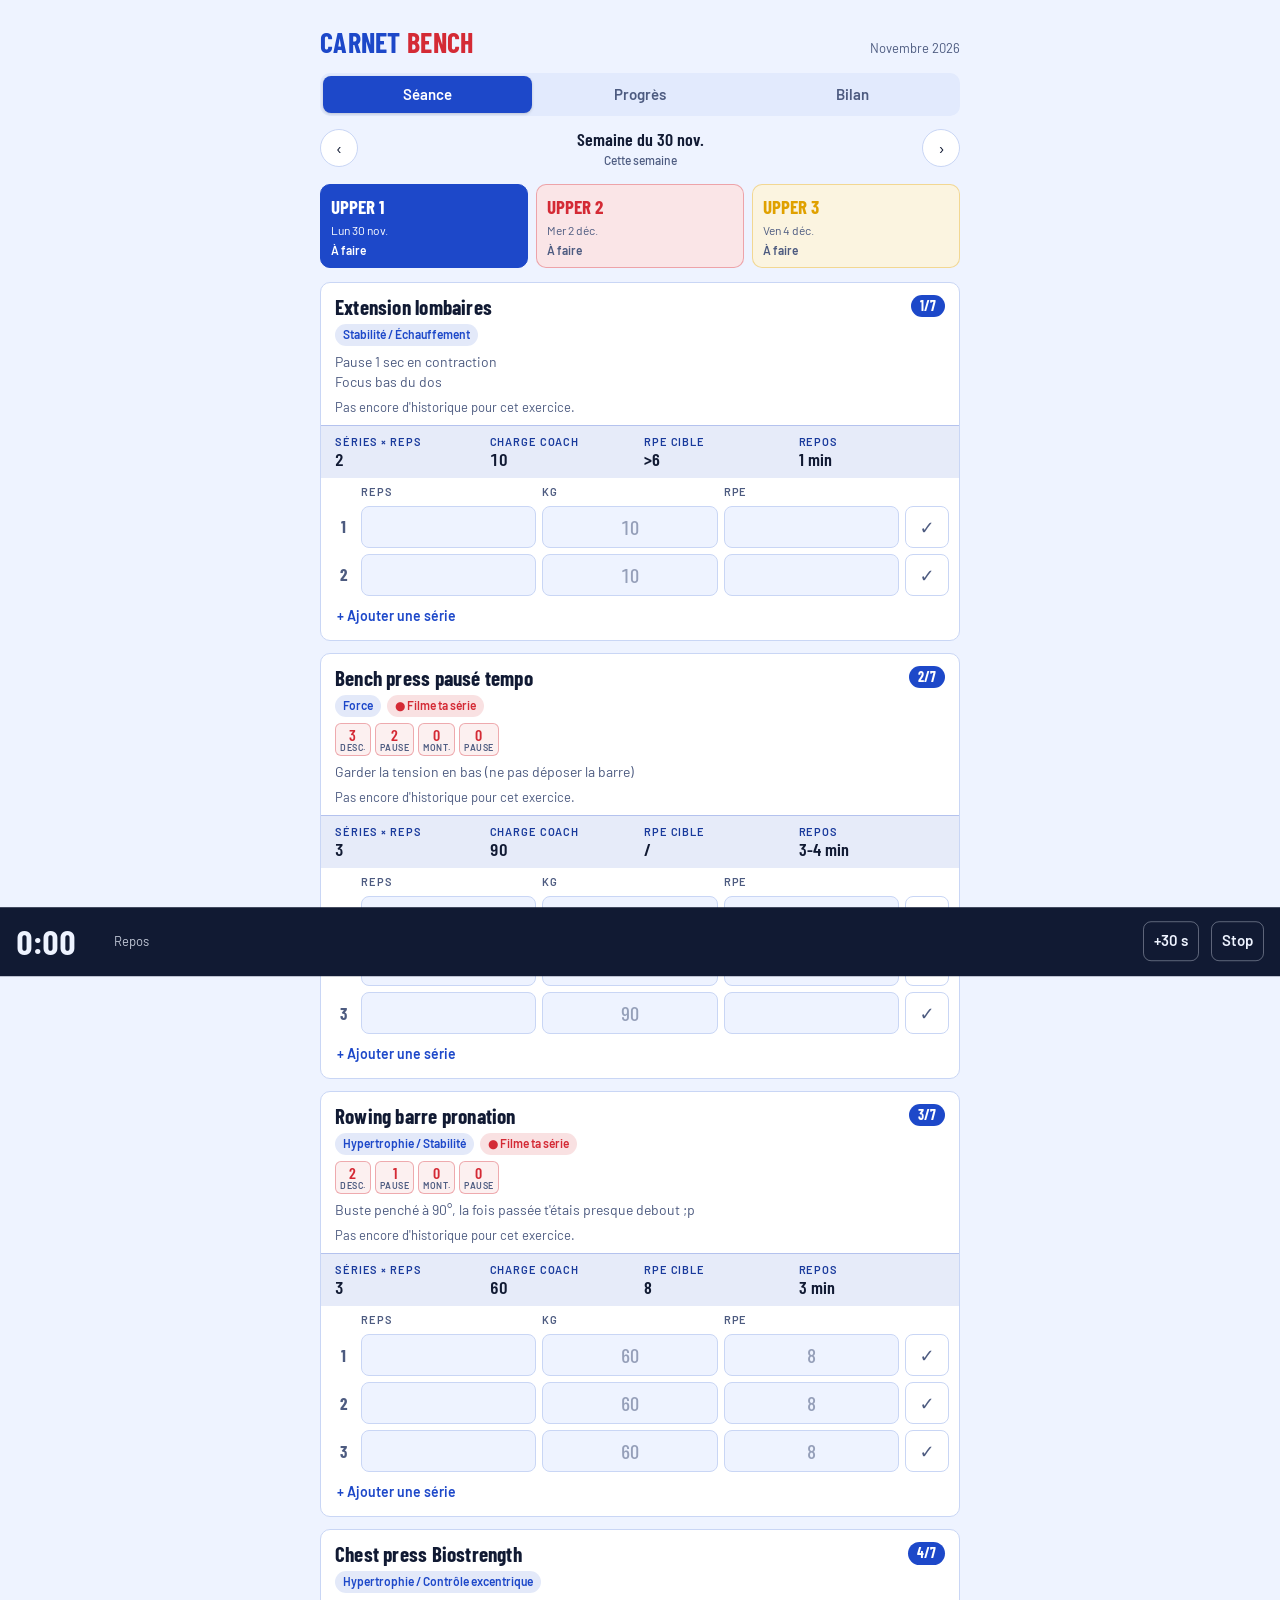
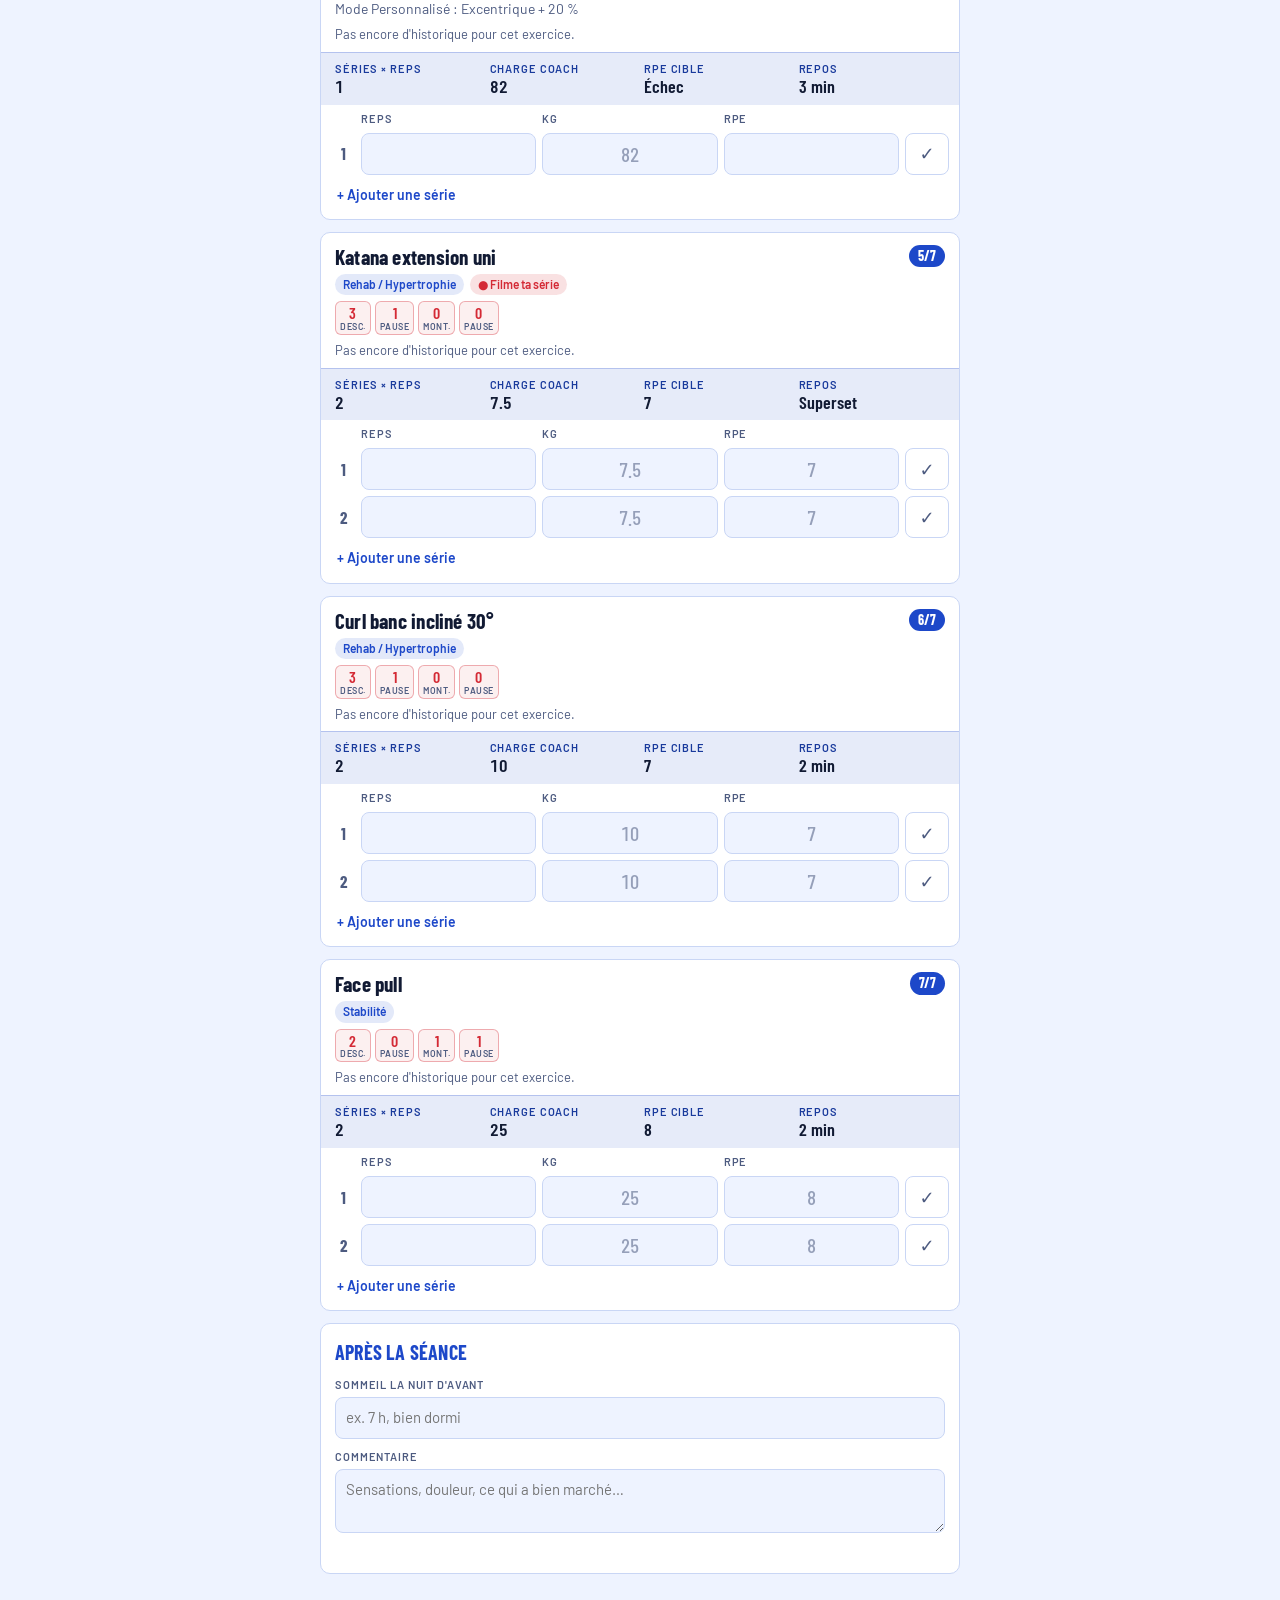
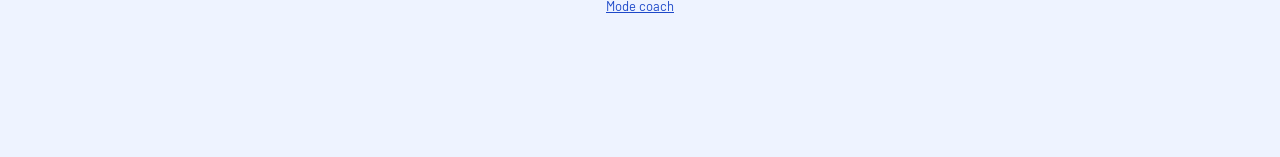
<file: index.html>
<!doctype html>
<html lang="fr">
<head>
<meta charset="utf-8">
<meta name="viewport" content="width=device-width,initial-scale=1,viewport-fit=cover">
<title>Carnet Bench</title>
<meta name="theme-color" content="#1d48c9">
<link rel="manifest" href="manifest.webmanifest">
<link rel="icon" href="icon.svg" type="image/svg+xml">
<link rel="apple-touch-icon" href="icon-192.png">
<meta name="apple-mobile-web-app-capable" content="yes">
<link rel="preconnect" href="https://fonts.googleapis.com">
<link rel="stylesheet" href="https://fonts.googleapis.com/css2?family=Barlow+Condensed:wght@500;600;700&family=Barlow:wght@400;500;600&display=swap">
<link rel="stylesheet" href="style.css">
</head>
<body>
<div class="wrap">
  <header class="top">
    <div class="brand"><h1>Carnet <span>Bench</span></h1><div class="block" id="block"></div></div>
    <div class="tabs" role="tablist">
      <button role="tab" data-tab="seance" aria-selected="true">Séance</button>
      <button role="tab" data-tab="progres" aria-selected="false">Progrès</button>
      <button role="tab" data-tab="bilan" aria-selected="false">Bilan</button>
    </div>
    <div class="weekbar" id="weekbar">
      <button class="iconbtn" id="prevWk" aria-label="Semaine précédente">‹</button>
      <div class="wk" id="wkLabel"></div>
      <button class="iconbtn" id="nextWk" aria-label="Semaine suivante">›</button>
    </div>
  </header>
  <main id="view"><div class="empty"><b>Chargement du programme…</b>Ton programme arrive.</div></main>
  <p class="foot"><a href="coach.html">Mode coach</a></p>
</div>

<div class="dock" id="dock" aria-live="polite">
  <div class="t" id="dockT">0:00</div>
  <div class="w" id="dockW">Repos</div>
  <button id="dockPlus">+30 s</button>
  <button id="dockStop">Stop</button>
</div>
<input type="file" id="importFile" accept="application/json,.json" hidden>
<script src="common.js"></script>
<script src="app.js"></script>
</body>
</html>
</file>
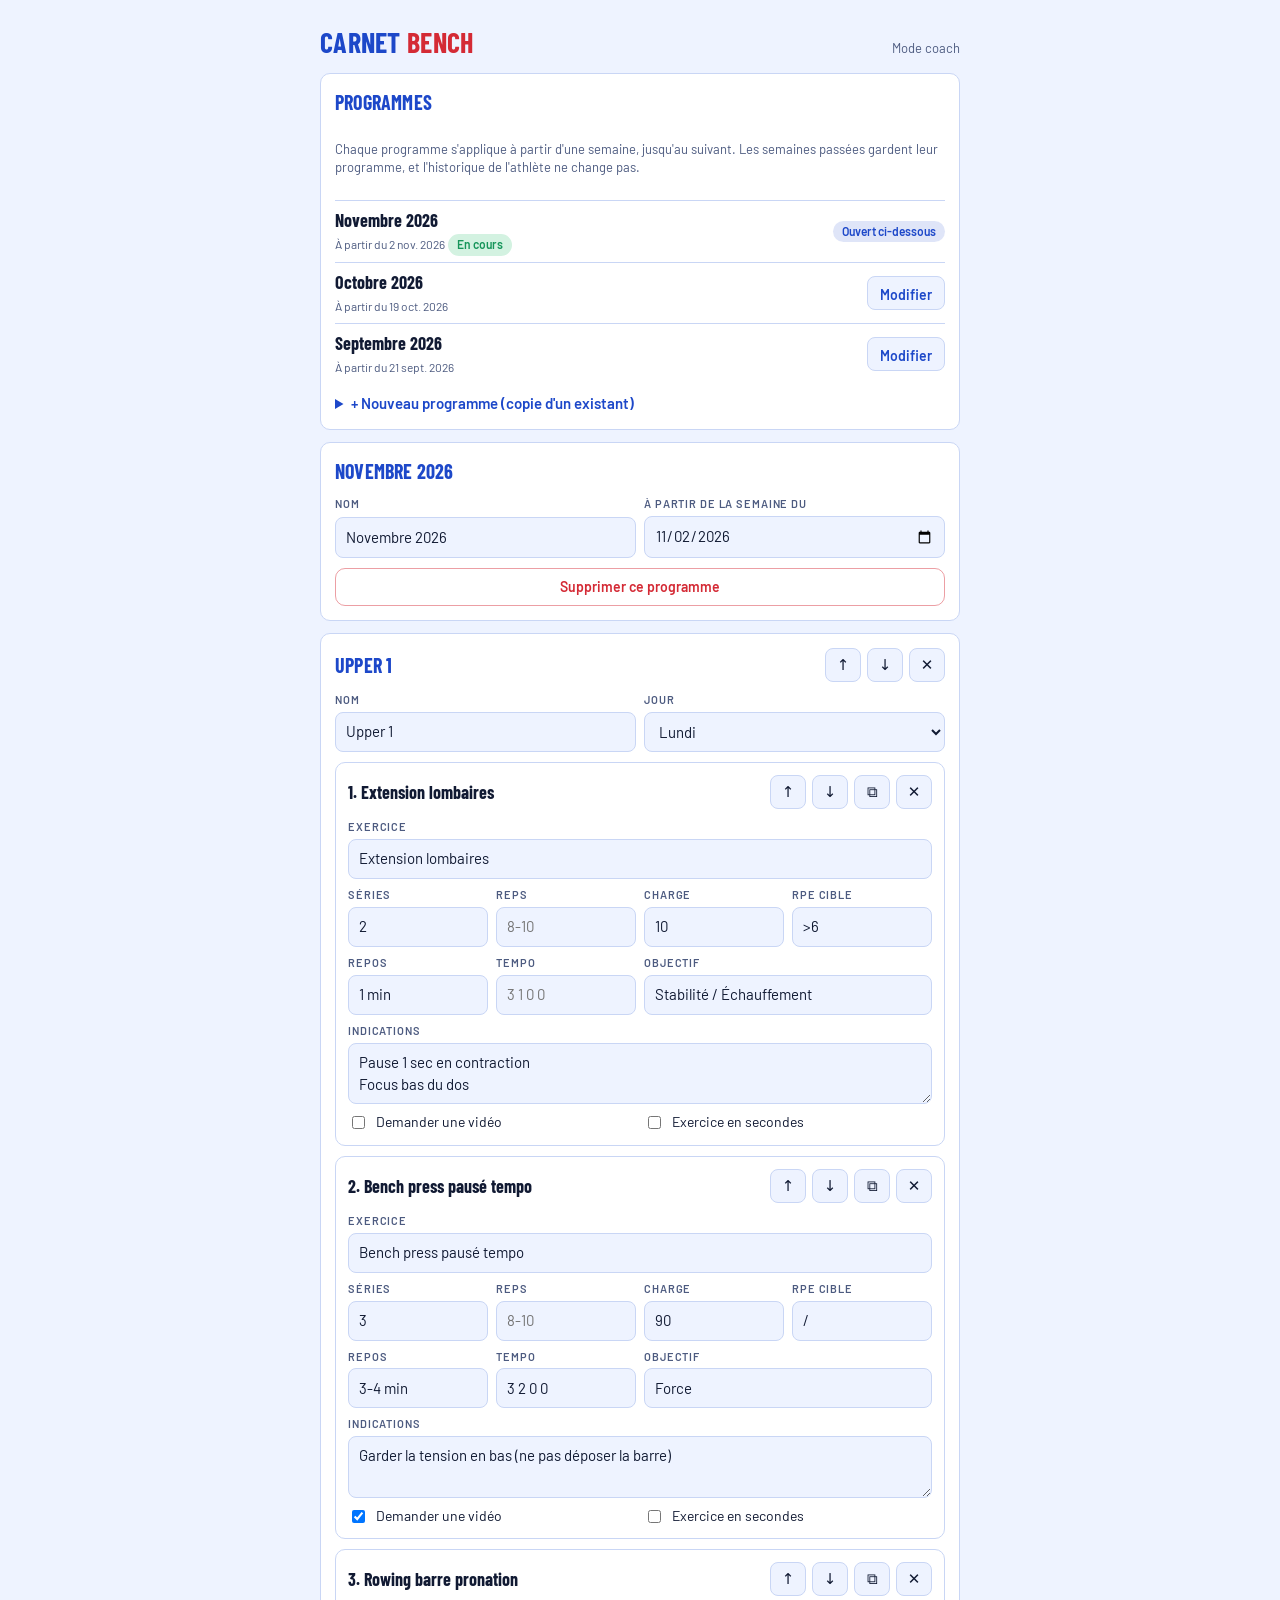
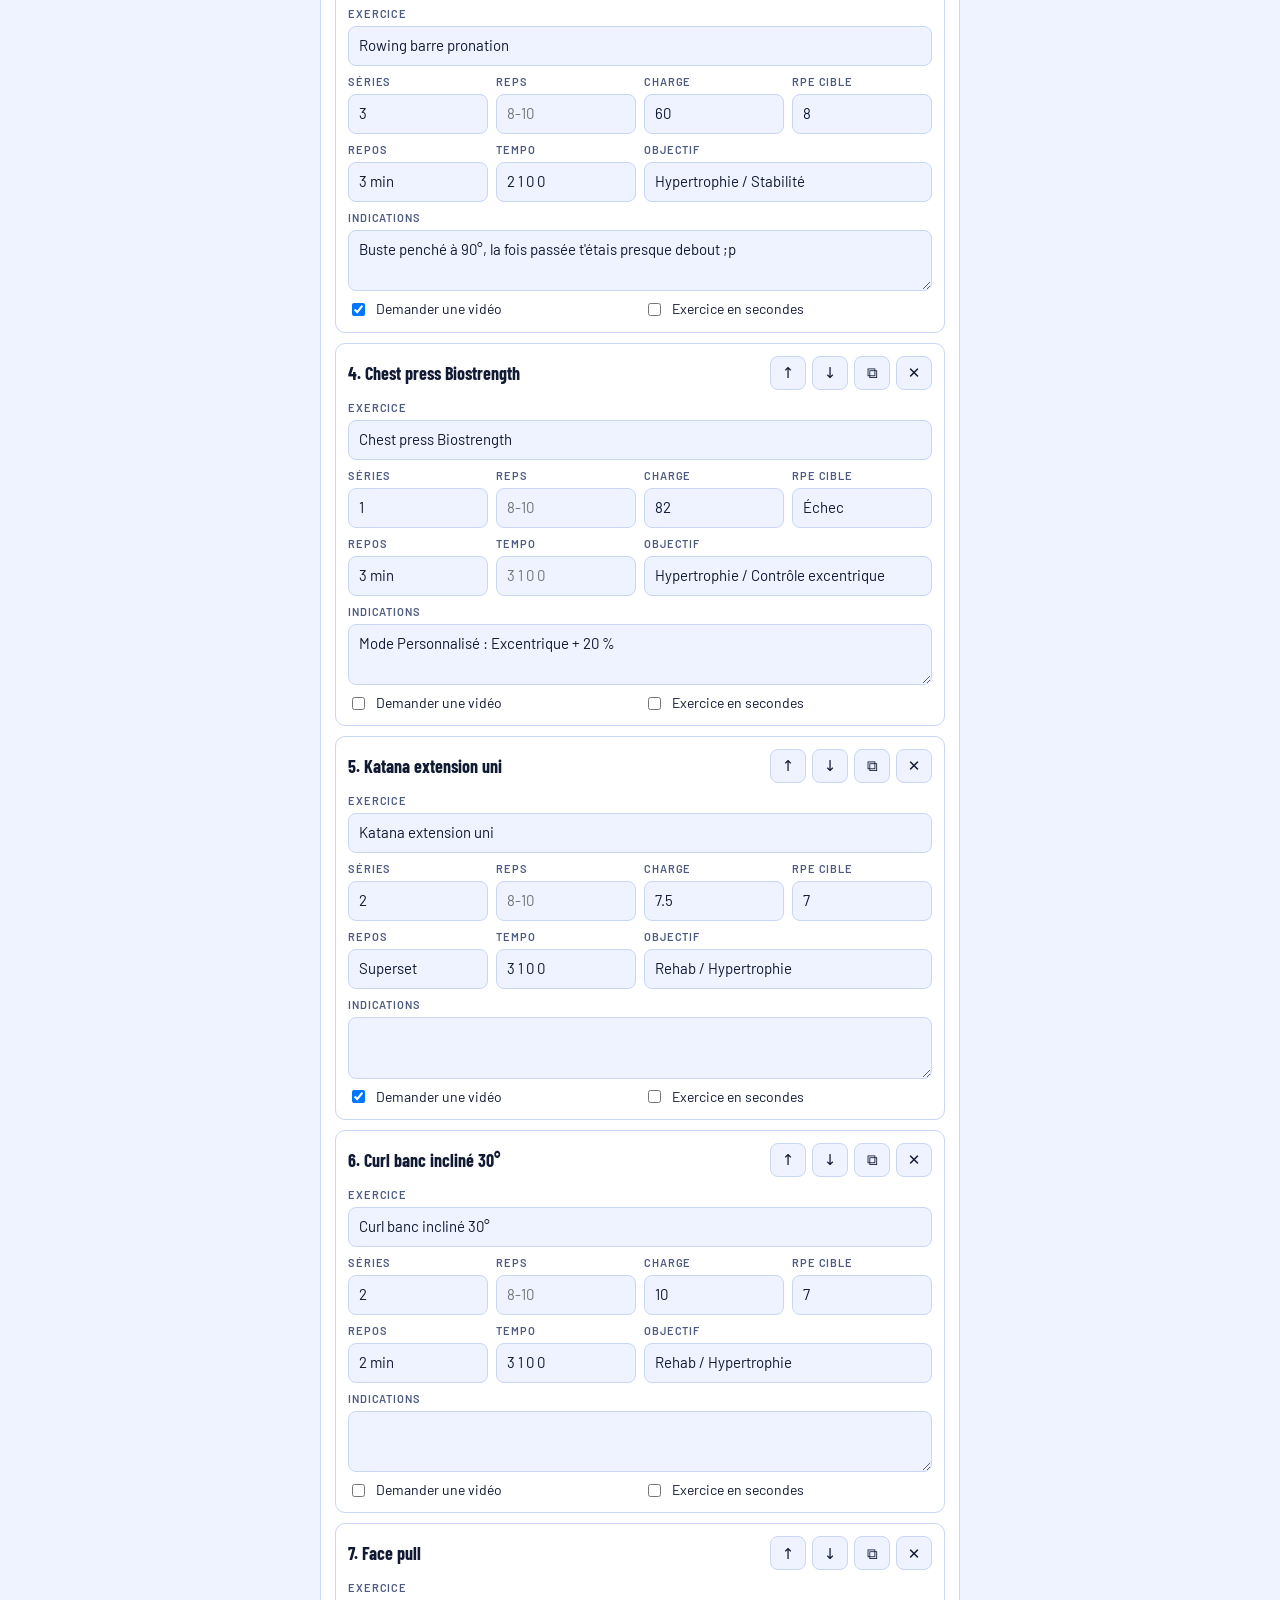
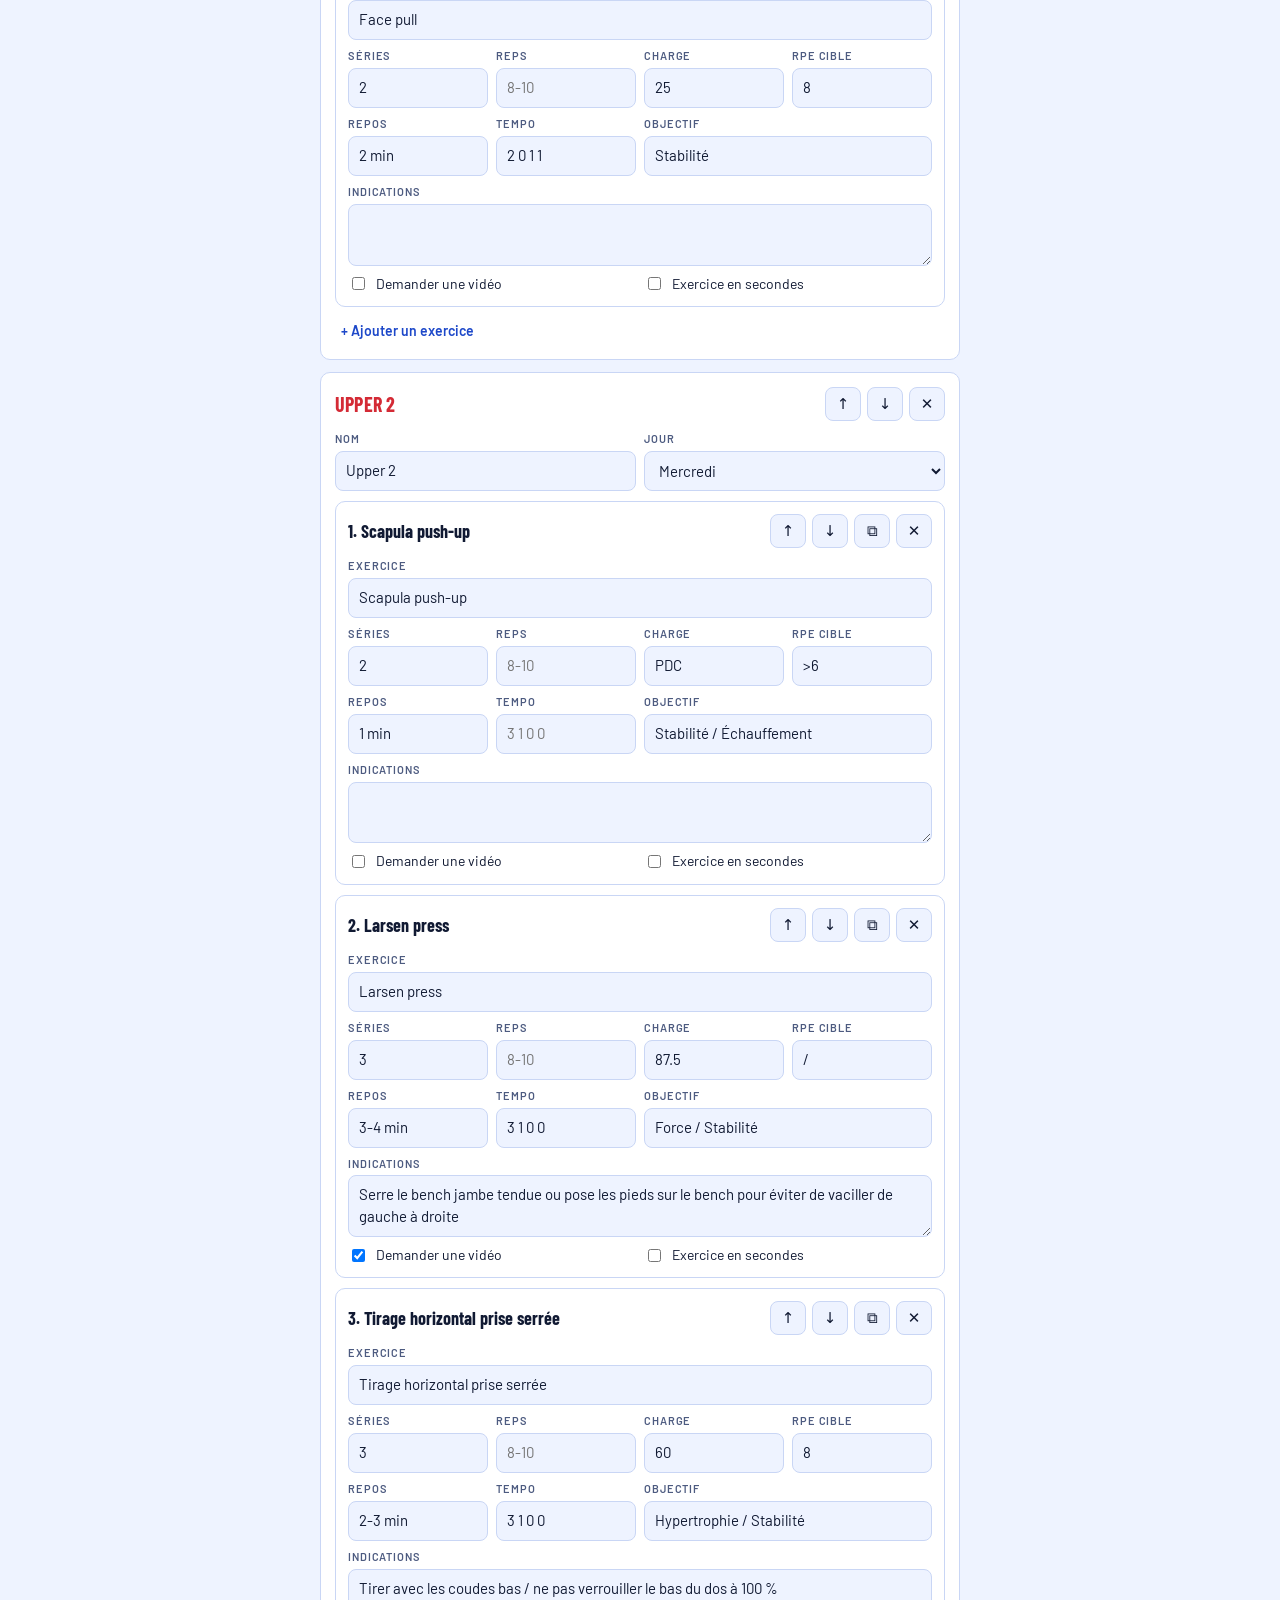
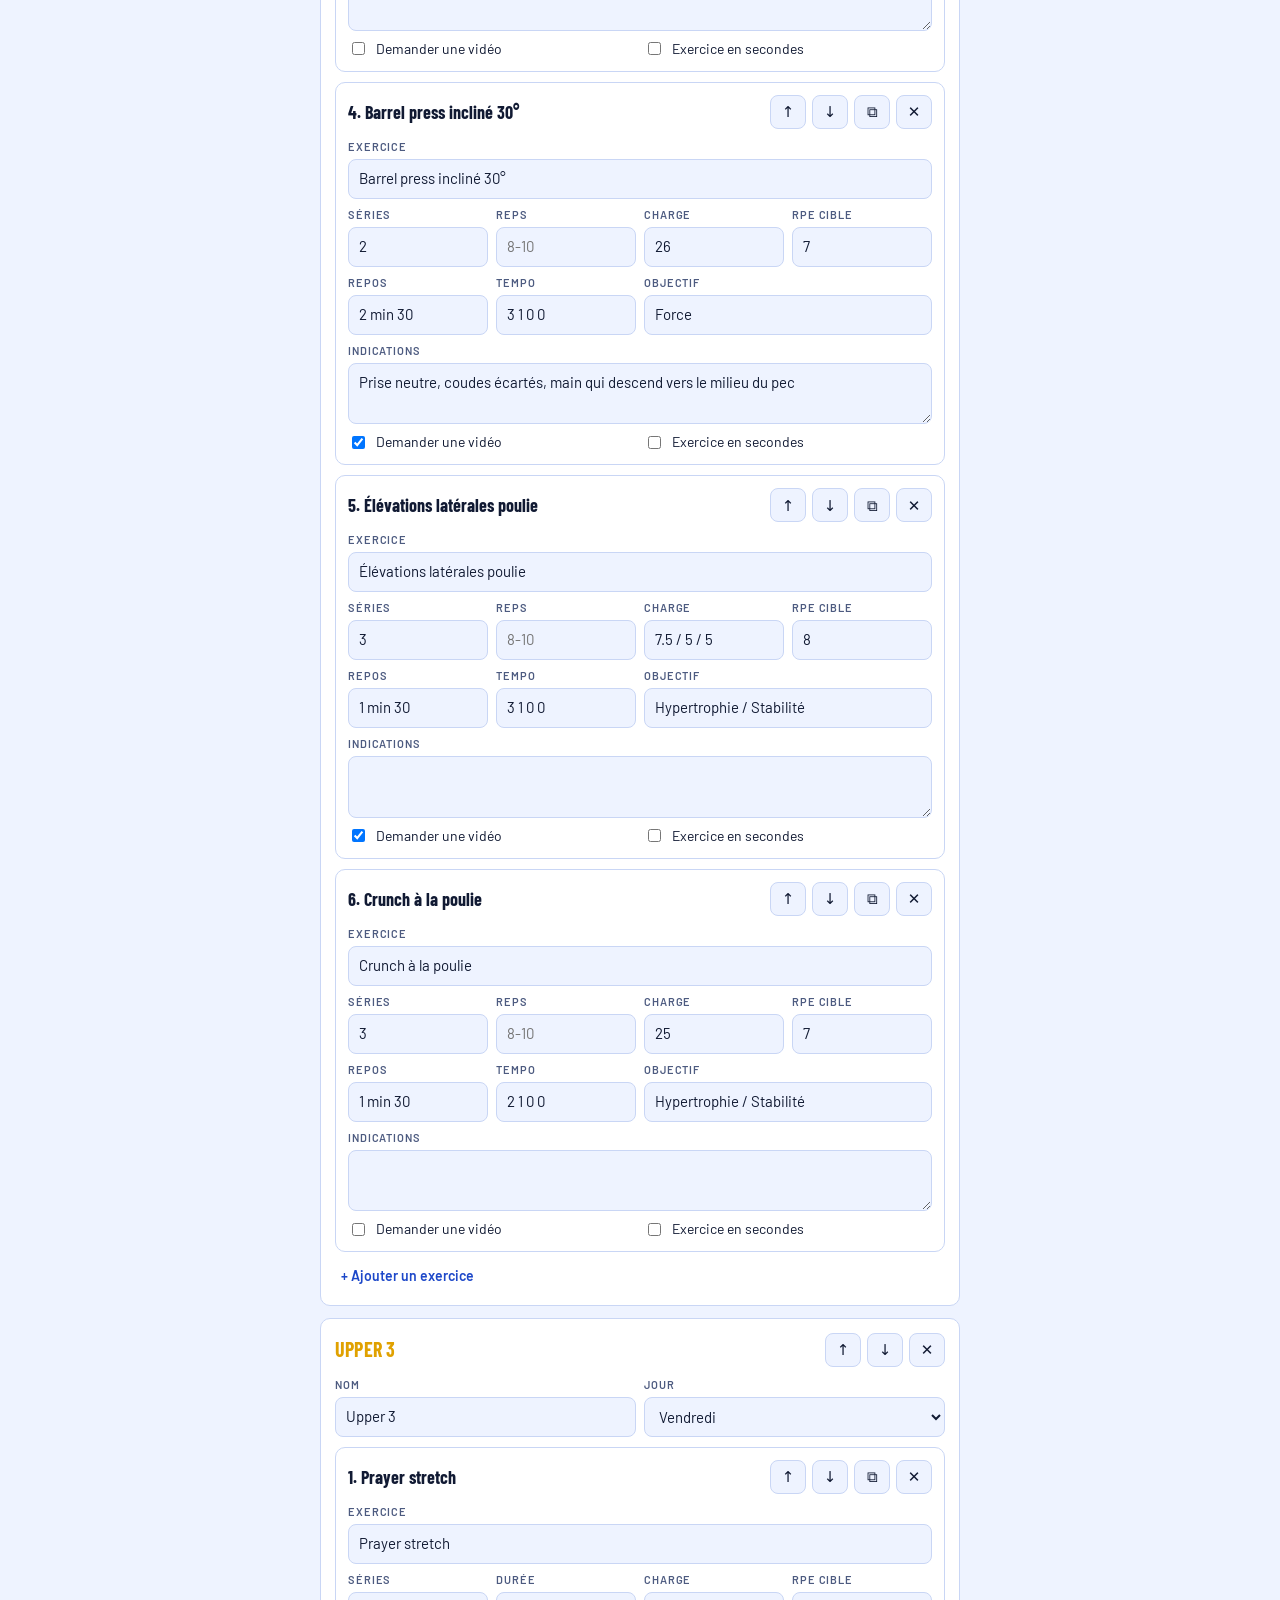
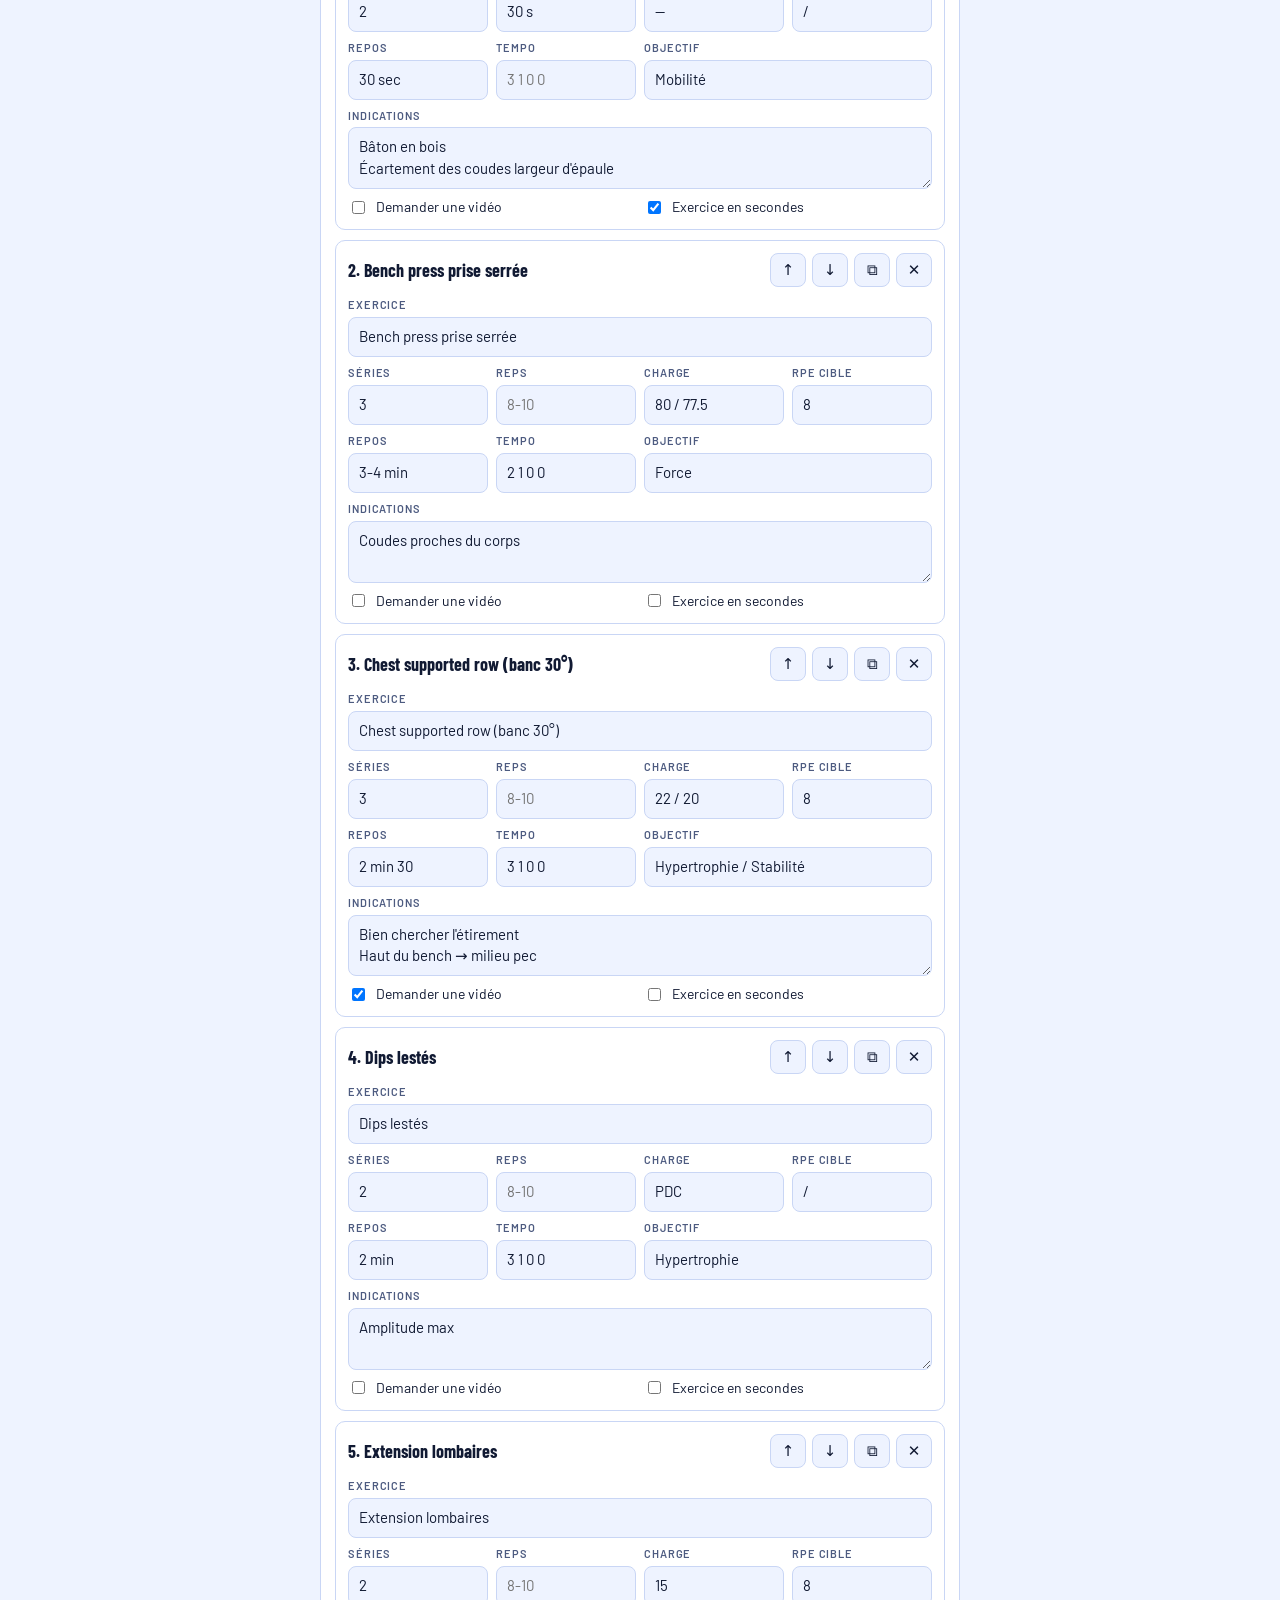
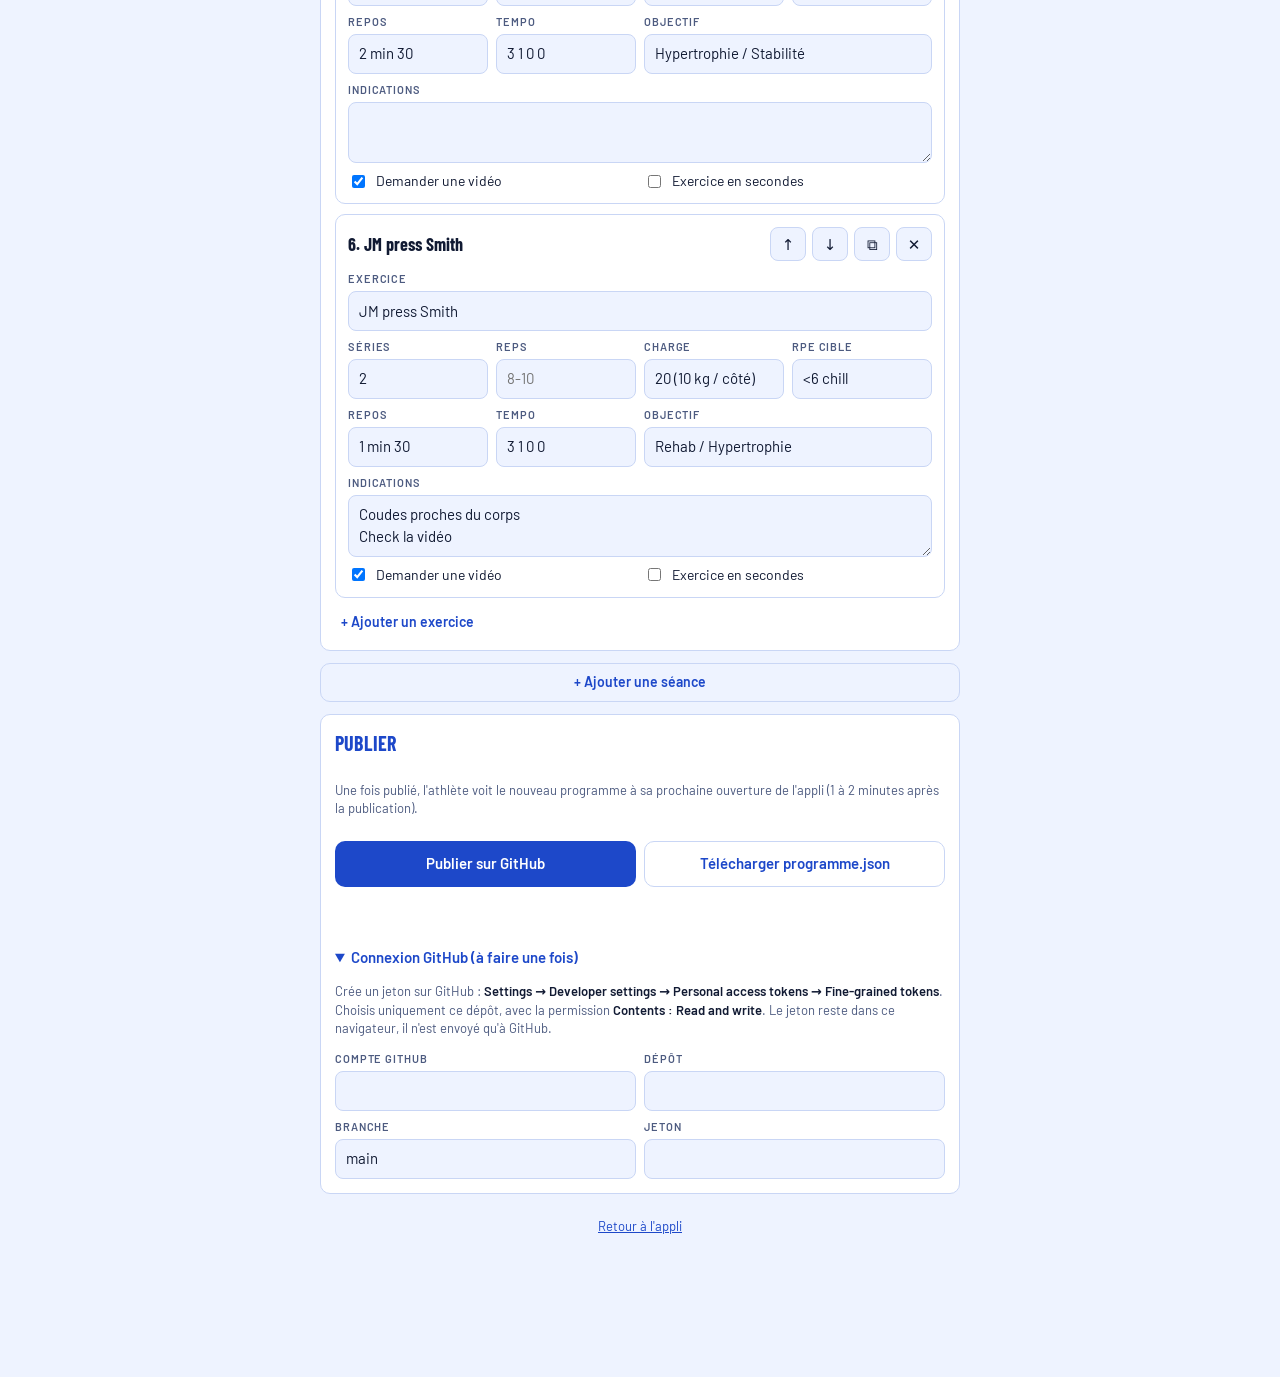
<file: coach.html>
<!doctype html>
<html lang="fr">
<head>
<meta charset="utf-8">
<meta name="viewport" content="width=device-width,initial-scale=1,viewport-fit=cover">
<title>Carnet Bench · Coach</title>
<meta name="theme-color" content="#1d48c9">
<meta name="robots" content="noindex">
<link rel="icon" href="icon.svg" type="image/svg+xml">
<link rel="preconnect" href="https://fonts.googleapis.com">
<link rel="stylesheet" href="https://fonts.googleapis.com/css2?family=Barlow+Condensed:wght@500;600;700&family=Barlow:wght@400;500;600&display=swap">
<link rel="stylesheet" href="style.css">
</head>
<body class="coach">
<div class="wrap">
  <header class="top">
    <div class="brand"><h1>Carnet <span>Bench</span></h1><div class="block">Mode coach</div></div>
  </header>
  <main id="view"><div class="empty"><b>Chargement du programme…</b></div></main>
  <p class="foot"><a href="./">Retour à l'appli</a></p>
</div>
<script src="common.js"></script>
<script src="coach.js"></script>
</body>
</html>
</file>
<file: style.css>
/* Layout: single-column training log, sticky week bar, fixed rest-timer dock at the bottom. */
:root{
  --bg:#eef3ff; --surface:#ffffff; --sunk:#e2eafd; --line:#c9d6f5;
  --fg:#111a33; --muted:#4d5b80; --accent:#1d48c9; --accent-ink:#ffffff;
  --plate:#d42a35; --ok:#16955a; --ok-soft:#d3f2e1; --warn:#b86e00;
  --s1:#1d48c9; --s2:#d42a35; --s3:#e0a100; --s-ink:#ffffff; --s3-ink:#2a1d00;
  --display:"Barlow Condensed","Arial Narrow",system-ui,sans-serif;
  --body:"Barlow",system-ui,-apple-system,"Segoe UI",sans-serif;
  --r:10px;
}
@media (prefers-color-scheme:dark){:root:not([data-theme="light"]){
  --bg:#0b1124; --surface:#141d38; --sunk:#1a2648; --line:#2b3a68;
  --fg:#eef2ff; --muted:#a3b0d6; --accent:#7398ff; --accent-ink:#0b1020;
  --plate:#ff5d67; --ok:#45d08a; --ok-soft:#123a2a; --warn:#ffbe4d;
  --s1:#4f7bff; --s2:#ff4d5a; --s3:#ffc21a; --s-ink:#ffffff; --s3-ink:#2a1d00; color-scheme:dark}}
:root[data-theme="dark"]{
  --bg:#0b1124; --surface:#141d38; --sunk:#1a2648; --line:#2b3a68;
  --fg:#eef2ff; --muted:#a3b0d6; --accent:#7398ff; --accent-ink:#0b1020;
  --plate:#ff5d67; --ok:#45d08a; --ok-soft:#123a2a; --warn:#ffbe4d;
  --s1:#4f7bff; --s2:#ff4d5a; --s3:#ffc21a; --s-ink:#ffffff; --s3-ink:#2a1d00; color-scheme:dark}
*{box-sizing:border-box}
html,body{background:var(--bg)}
body{color:var(--fg);font-family:var(--body);font-size:15px;line-height:1.45;
  padding-left:max(16px,env(safe-area-inset-left,0px));padding-right:max(16px,env(safe-area-inset-right,0px));padding-block:env(safe-area-inset-top,0px) calc(120px + env(safe-area-inset-bottom,0px))}
body::before{content:"";position:fixed;inset:0 0 auto;height:env(safe-area-inset-top,0px);z-index:10;background:var(--bg)}
.wrap{max-width:640px;margin:0 auto}
h1,h2,h3{font-family:var(--display);text-wrap:balance;margin:0;letter-spacing:.01em}
button,input,textarea,select{font:inherit;color:inherit}
button{cursor:pointer}
:focus-visible{outline:2px solid var(--accent);outline-offset:2px}
.num{font-variant-numeric:tabular-nums}
.lbl{font-size:11px;text-transform:uppercase;letter-spacing:.08em;color:var(--muted);font-weight:600}

header.top{position:sticky;top:env(safe-area-inset-top,0px);z-index:5;background:var(--bg);padding-block:14px 10px;display:grid;gap:10px}
.brand{display:flex;align-items:baseline;justify-content:space-between;gap:12px}
.brand h1{font-size:28px;font-weight:700;text-transform:uppercase}
.brand h1{color:var(--accent)}
.brand h1 span{color:var(--plate)}
.brand .block{color:var(--muted);font-size:13px}
.tabs{display:grid;grid-template-columns:repeat(3,1fr);background:var(--sunk);border-radius:var(--r);padding:3px;gap:3px}
.tabs button{border:0;background:transparent;padding:8px 4px;border-radius:8px;font-weight:600;color:var(--muted)}
.tabs button[aria-selected="true"]{background:var(--accent);color:var(--accent-ink);box-shadow:0 1px 3px rgb(0 0 0/.18)}
.weekbar{display:flex;align-items:center;gap:8px}
.weekbar .wk{flex:1;text-align:center;font-family:var(--display);font-size:18px;font-weight:600}
.weekbar .wk small{display:block;font-family:var(--body);font-size:12px;color:var(--muted);font-weight:500}
.iconbtn{width:38px;height:38px;border-radius:50%;border:1px solid var(--line);background:var(--surface);display:grid;place-items:center;font-size:18px;line-height:1}

.sessions{display:grid;grid-template-columns:repeat(3,1fr);gap:8px;margin-block:4px 14px}
.sess{--sc:var(--s1);--si:var(--s-ink);border:1px solid color-mix(in srgb,var(--sc) 35%,transparent);background:color-mix(in srgb,var(--sc) 12%,var(--surface));border-radius:var(--r);padding:8px 10px;text-align:left;display:grid;gap:2px}
.sess b{color:var(--sc)}
.sess[aria-pressed="true"]{background:var(--sc);border-color:var(--sc)}
.sess[aria-pressed="true"] b,.sess[aria-pressed="true"] small,.sess[aria-pressed="true"] .st{color:var(--si)!important}
.c-0{--sc:var(--s1)}.c-1{--sc:var(--s2)}.c-2{--sc:var(--s3);--si:var(--s3-ink)}
.sess b{font-family:var(--display);font-size:19px;font-weight:700;text-transform:uppercase}
.sess small{color:var(--muted);font-size:12px}
.sess .st{font-size:12px;font-weight:600;color:var(--muted)}
.sess .st.done{color:var(--ok)}
.sess .st.part{color:var(--warn)}

.ex{background:var(--surface);border:1px solid var(--line);border-radius:var(--r);margin-bottom:12px;overflow:hidden}
.ex.complete{border-color:color-mix(in srgb,var(--ok) 45%,var(--line))}
.ex-h{padding:12px 14px 8px;display:grid;gap:6px}
.ex-t{display:flex;gap:10px;align-items:flex-start;justify-content:space-between}
.ex-t h3{font-size:21px;font-weight:700;line-height:1.1}
.ex-t .idx{font-family:var(--display);font-weight:700;font-size:14px;min-width:20px;background:var(--sc,var(--accent));color:var(--si,#fff);border-radius:999px;padding:1px 9px;white-space:nowrap}
.ex-t h3{color:var(--fg)}
.chips{display:flex;flex-wrap:wrap;gap:6px}
.chip{font-size:12px;padding:2px 8px;border-radius:999px;background:var(--sunk);color:var(--fg);white-space:nowrap}
.chip.goal{background:color-mix(in srgb,var(--accent) 12%,transparent);color:var(--accent);font-weight:600}
.chip.cam{background:color-mix(in srgb,var(--plate) 14%,transparent);color:var(--plate);font-weight:600}
.presc{display:grid;grid-template-columns:repeat(4,minmax(0,1fr));gap:8px;padding:8px 14px;border-top:1px solid color-mix(in srgb,var(--sc,var(--accent)) 25%,transparent);background:color-mix(in srgb,var(--sc,var(--accent)) 11%,var(--surface))}
.presc .lbl{color:color-mix(in srgb,var(--sc,var(--accent)) 70%,var(--fg))}
.presc div{min-width:0}
.presc .v{font-family:var(--display);font-size:18px;font-weight:600;line-height:1.1;overflow-wrap:anywhere}
.tempo{display:flex;gap:4px;align-items:center;flex-wrap:wrap}
.tempo span{display:grid;place-items:center;min-width:30px;padding:2px 4px;border:1px solid color-mix(in srgb,var(--plate) 35%,transparent);background:color-mix(in srgb,var(--plate) 7%,transparent);color:var(--plate);border-radius:6px;font-family:var(--display);font-weight:600;font-size:16px;line-height:1.1}
.tempo span small{font-family:var(--body);font-size:9px;letter-spacing:.06em;text-transform:uppercase;color:var(--muted);font-weight:600}
.notes{font-size:14px;color:var(--muted);white-space:pre-line}
.last{font-size:13px;color:var(--muted)}
.last b{color:var(--fg);font-weight:600}
.sets{padding:6px 10px 10px;display:grid;gap:6px}
.set{display:grid;grid-template-columns:24px repeat(3,minmax(0,1fr)) 44px;gap:6px;align-items:center}
.set.head{font-size:11px;text-transform:uppercase;letter-spacing:.08em;color:var(--muted);font-weight:600}
.set .n{font-family:var(--display);font-weight:700;color:var(--muted);text-align:center;font-size:17px}
.set input{width:100%;min-width:0;height:42px;border:1px solid var(--line);background:var(--bg);border-radius:8px;text-align:center;font-family:var(--display);font-size:20px;font-weight:600;font-variant-numeric:tabular-nums}
.set input::placeholder{color:var(--muted);opacity:.55;font-weight:500}
.set.done input{background:var(--ok-soft);border-color:transparent}
.tick{height:42px;border-radius:8px;border:1px solid var(--line);background:var(--surface);font-size:18px;display:grid;place-items:center;color:var(--muted)}
.set.done .tick{background:var(--ok);border-color:var(--ok);color:#fff}
.addset{justify-self:start;border:0;background:none;color:var(--accent);font-weight:600;padding:4px 6px;font-size:14px}

.card{background:var(--surface);border:1px solid var(--line);border-radius:var(--r);padding:14px;margin-bottom:12px;display:grid;gap:10px}
.card h2{font-size:20px;text-transform:uppercase;font-weight:700;color:var(--accent)}
.field{display:grid;gap:4px}
.field textarea,.field input[type=text],.field select{width:100%;border:1px solid var(--line);background:var(--bg);border-radius:8px;padding:9px 10px;min-height:42px}
.field textarea{min-height:64px;resize:vertical}
.scale{display:grid;gap:4px}
.scale .row{display:flex;justify-content:space-between;align-items:baseline;gap:8px}
.scale .val{font-family:var(--display);font-size:22px;font-weight:700}
.scale input[type=range]{width:100%;accent-color:var(--accent)}
.btn{border:0;border-radius:var(--r);background:var(--accent);color:var(--accent-ink);font-weight:600;padding:11px 16px}
.btn.ghost{background:transparent;color:var(--accent);border:1px solid var(--line)}
.status{font-size:12px;color:var(--muted);text-align:right;min-height:16px}
.status.err{color:var(--plate)}

.stats{display:grid;grid-template-columns:repeat(3,minmax(0,1fr));gap:8px}
.stat{background:var(--sunk);border-radius:8px;padding:8px 10px;min-width:0}
.stat:nth-child(1) .v{color:var(--s1)}.stat:nth-child(2) .v{color:var(--s2)}.stat:nth-child(3) .v{color:var(--warn)}
.stat .v{font-family:var(--display);font-size:24px;font-weight:700;line-height:1.1}
.chart{width:100%;height:auto;display:block}
.chart text{fill:var(--muted);font-size:11px;font-family:var(--body)}
.legend{display:flex;gap:14px;font-size:12px;color:var(--muted);flex-wrap:wrap}
.legend i{display:inline-block;width:14px;height:3px;border-radius:2px;vertical-align:middle;margin-right:5px}
.hist{display:grid;gap:0}
.hist .r{display:grid;grid-template-columns:76px 1fr;gap:10px;padding:8px 0;border-top:1px solid var(--line);font-size:14px}
.hist .r:first-child{border-top:0}
.hist .d{color:var(--muted);font-size:13px}
.empty{padding:28px 16px;text-align:center;color:var(--muted)}
.empty b{display:block;color:var(--fg);font-family:var(--display);font-size:20px;margin-bottom:4px}

.dock{position:fixed;left:0;right:0;bottom:0;z-index:20;background:var(--fg);color:var(--bg);
  padding:10px max(16px,env(safe-area-inset-right,0px)) calc(10px + env(safe-area-inset-bottom,0px)) max(16px,env(safe-area-inset-left,0px));
  display:flex;align-items:center;gap:12px;transform:translateY(110%);transition:transform .2s ease}
.dock.on{transform:none}
.dock .t{font-family:var(--display);font-size:34px;font-weight:700;font-variant-numeric:tabular-nums;min-width:86px}
.dock .w{flex:1;min-width:0;font-size:13px;opacity:.8;overflow:hidden;text-overflow:ellipsis;white-space:nowrap}
.dock button{border:1px solid color-mix(in srgb,var(--bg) 35%,transparent);background:transparent;color:var(--bg);border-radius:8px;padding:8px 10px;font-weight:600}
.dock.over{background:var(--plate);color:#fff}
.dock.over button{color:#fff;border-color:rgb(255 255 255/.5)}
@media (prefers-reduced-motion:reduce){.dock{transition:none}}
@media (max-width:420px){.presc{grid-template-columns:repeat(2,minmax(0,1fr))}.sess b{font-size:17px}}

/* ---- Ajouts version GitHub ---- */
.row2{display:flex;gap:8px;flex-wrap:wrap}
.row2 > *{flex:1 1 140px}
.btn.small{padding:8px 12px;font-size:14px}
.btn.danger{background:transparent;color:var(--plate);border:1px solid color-mix(in srgb,var(--plate) 45%,transparent)}
.foot{text-align:center;font-size:13px;color:var(--muted);padding-block:10px 0}
.foot a{color:var(--accent)}
.banner{background:color-mix(in srgb,var(--warn) 14%,var(--surface));border:1px solid color-mix(in srgb,var(--warn) 40%,transparent);border-radius:var(--r);padding:10px 12px;font-size:14px;margin-bottom:12px}
.vtag{font-size:12px;color:var(--muted)}

/* Mode coach */
.coach .grid{display:grid;grid-template-columns:repeat(4,minmax(0,1fr));gap:8px}
.coach .grid .wide{grid-column:span 2}
.coach .grid .full{grid-column:1/-1}
@media (max-width:520px){.coach .grid{grid-template-columns:repeat(2,minmax(0,1fr))}}
.coach .field input,.coach .field select,.coach .field textarea{width:100%;border:1px solid var(--line);background:var(--bg);border-radius:8px;padding:8px 10px;min-height:40px}
.coach .exed{border:1px solid var(--line);border-radius:var(--r);padding:12px;display:grid;gap:10px;background:var(--surface)}
.coach .exbar{display:flex;gap:6px;align-items:center;justify-content:space-between;flex-wrap:wrap}
.coach .exbar b{font-family:var(--display);font-size:18px}
.coach .tools{display:flex;gap:6px}
.coach .tools button{border:1px solid var(--line);background:var(--bg);border-radius:8px;min-width:36px;height:34px}
.coach .check{display:flex;align-items:center;gap:8px;font-size:14px}
.coach details summary{cursor:pointer;font-weight:600;color:var(--accent)}
.pill{display:inline-block;font-size:12px;font-weight:600;border-radius:999px;padding:2px 9px;background:var(--sunk)}
.pill.cur{background:var(--ok-soft);color:var(--ok)}
.pill.fut{background:color-mix(in srgb,var(--accent) 14%,transparent);color:var(--accent)}
</file>
